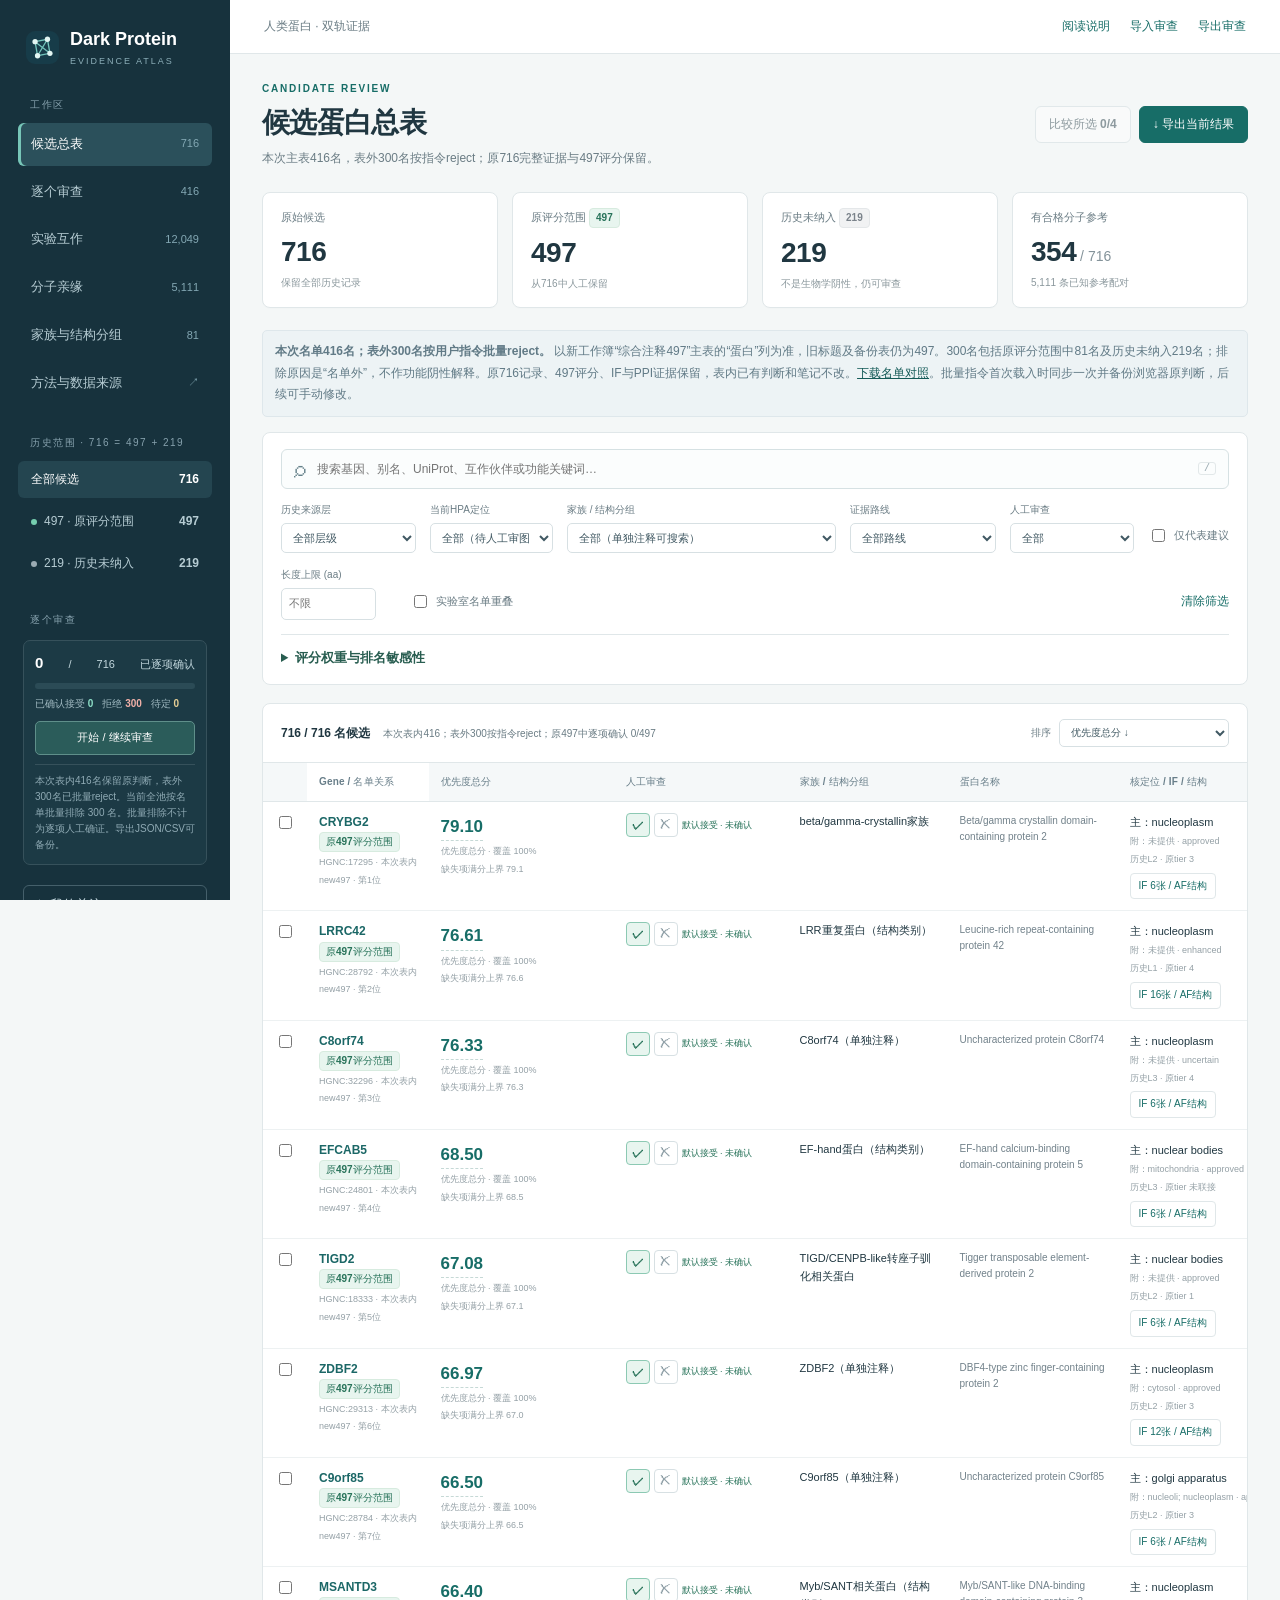
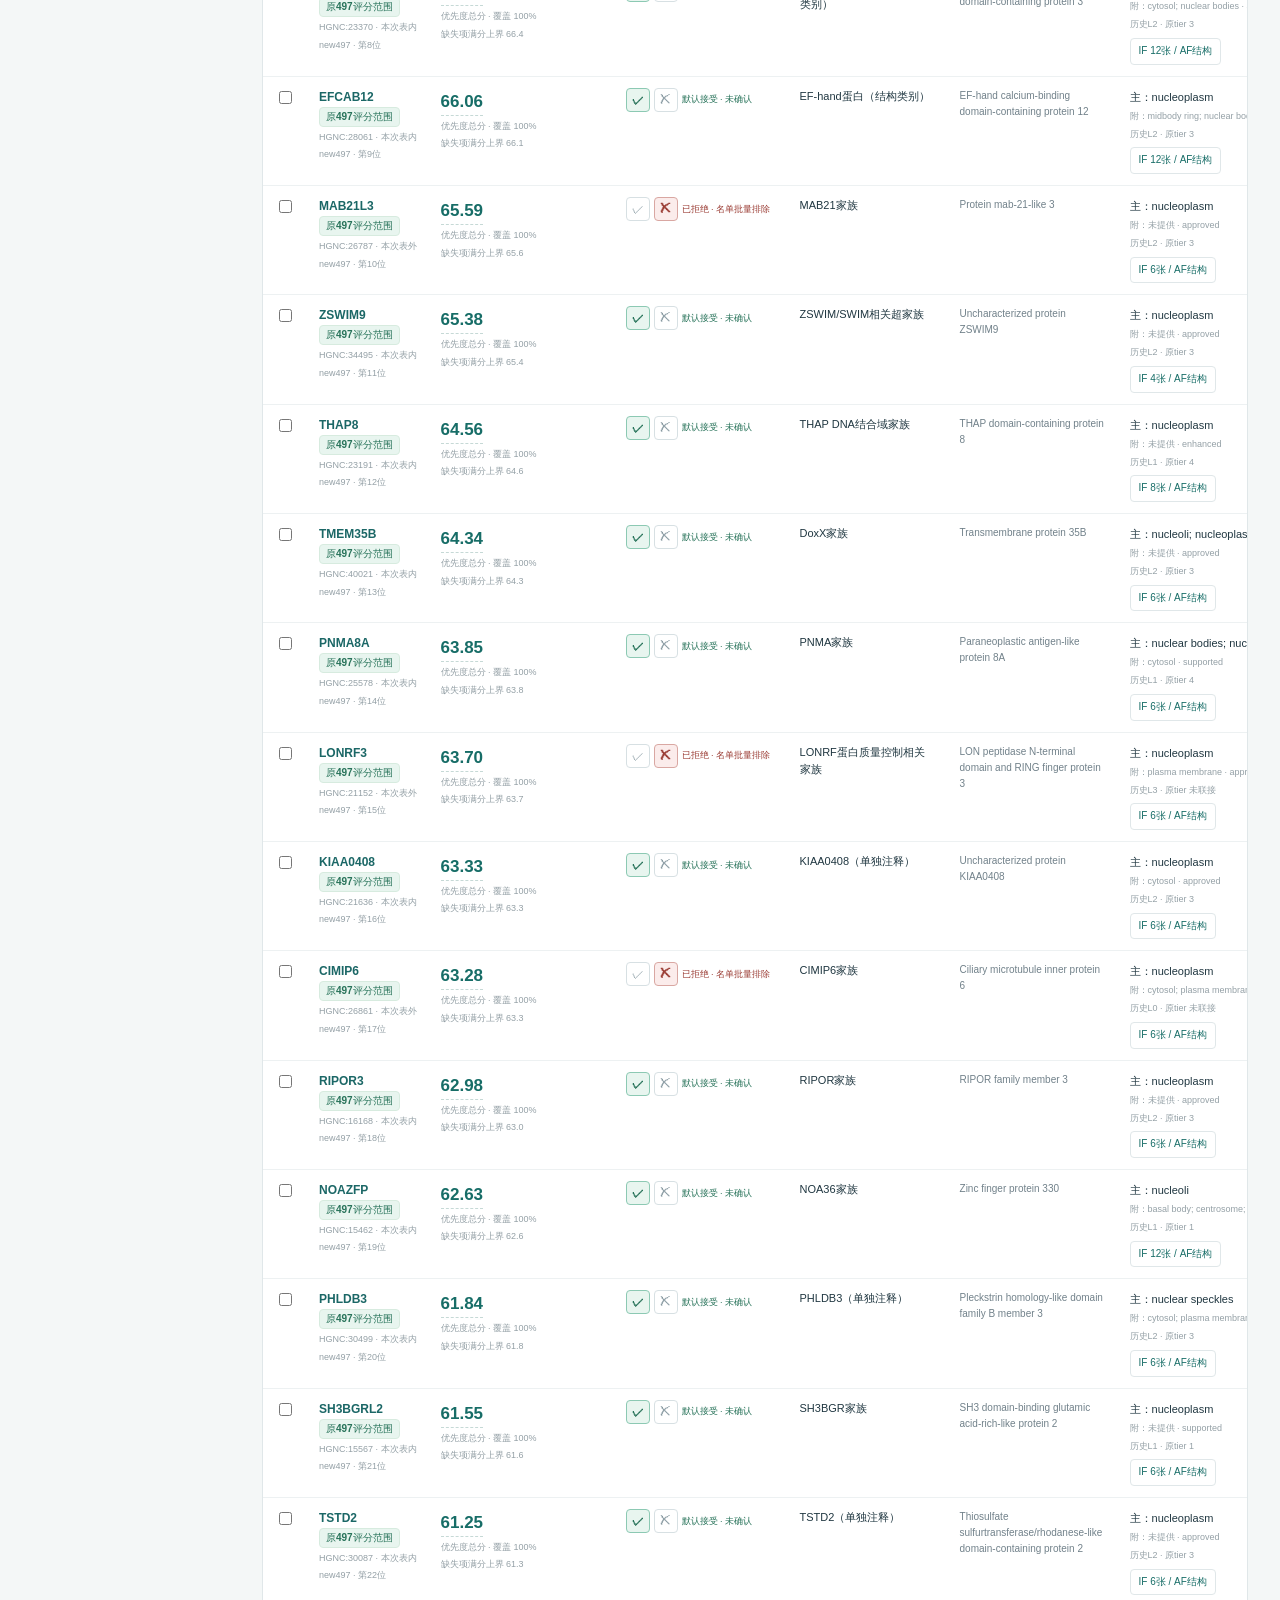
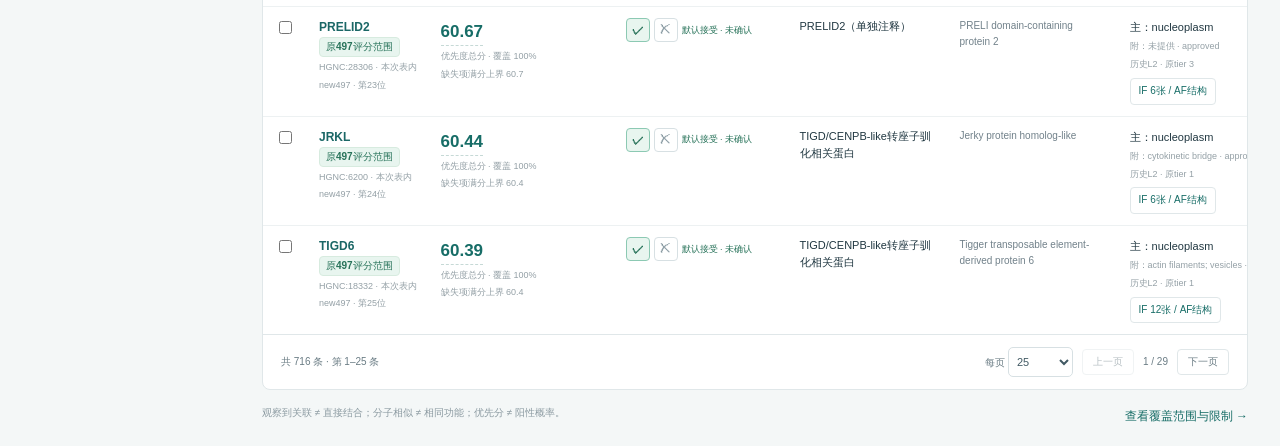
<file: docs/index.html>
<!doctype html>
<html lang="zh-CN">
<head>
 <meta charset="utf-8"><meta name="viewport" content="width=device-width,initial-scale=1">
 <meta name="description" content="716个人类候选蛋白的实验互作、分子亲缘与最新家族注释浏览器。">
 <title>Dark Protein Atlas · 候选证据浏览器</title>
 <link rel="icon" type="image/svg+xml" href="icon.svg"><link rel="stylesheet" href="style.css"><link rel="stylesheet" href="review.css?v=20261022-list416">
 <script defer src="data/index.js"></script><script defer src="model.js?v=20261022-list416"></script><script defer src="review-data/index.js?v=20261022-list416"></script><script defer src="review-media.js?v=20261022-list416"></script><script defer src="priority-data/index.js?v=20261022-list416"></script><script defer src="priority-integrated.js?v=20261022-list416"></script><script defer src="review-list-policy.js?v=20261022-list416"></script><script defer src="review-state.js?v=20261022-list416"></script><script defer src="review-view.js?v=20261022-list416"></script><script defer src="app.js?v=20261022-list416"></script>
</head>
<body>
 <a class="skip-link" href="#main">跳到内容</a>
 <aside class="sidebar" aria-label="筛选与导航">
  <a class="brand" href="#"><img src="icon.svg" width="33" height="33" alt=""><span>Dark Protein<span class="brand-sub">EVIDENCE ATLAS</span></span></a>
  <div class="sidebar-section">工作区</div>
  <nav class="views" aria-label="数据视图">
   <button class="nav-button active" data-view="candidates"><span>候选总表</span><span id="nav-total">716</span></button>
   <button class="nav-button" data-view="review"><span>逐个审查</span><span id="nav-review">497</span></button>
   <button class="nav-button" data-view="ppi"><span>实验互作</span><span id="nav-ppi">…</span></button>
   <button class="nav-button" data-view="molecular"><span>分子亲缘</span><span>5,111</span></button>
   <button class="nav-button" data-view="families"><span>家族与结构分组</span><span>81</span></button>
   <button class="nav-button" data-view="methods"><span>方法与数据来源</span><span>↗</span></button>
  </nav>
  <div class="sidebar-section">历史范围 · 716 = 497 + 219</div>
  <div class="status-buttons" role="group" aria-label="审阅状态">
   <button class="status-button active" data-status=""><span>全部候选</span><b>716</b></button>
   <button class="status-button" data-status="new"><span><i class="status-dot new"></i>497 · 原评分范围</span><b>497</b></button>
   <button class="status-button" data-status="rejected"><span><i class="status-dot rejected"></i>219 · 历史未纳入</span><b>219</b></button>
  </div>
  <div class="sidebar-section">逐个审查</div>
  <div class="review-progress">
   <div class="review-progress-line"><strong id="review-reviewed">0</strong> / <span id="review-total">716</span> 已逐项确认</div>
   <div class="progress-track" aria-hidden="true"><span id="review-progress-bar"></span></div>
   <div class="review-counts"><span class="ok">已确认接受 <b id="review-accept">0</b></span><span class="no">拒绝 <b id="review-reject">0</b></span><span class="wait">待定 <b id="review-pending">0</b></span></div>
   <button class="review-start" data-view="review">开始 / 继续审查</button>
   <p class="sidebar-note">本次表内416名保留原判断，表外300名已批量reject。<span id="review-batch-note"></span>批量排除不计为逐项人工确证。导出JSON/CSV可备份。</p>
  </div>
  <button id="saved-only" class="saved-button" aria-pressed="false">☆ 我的关注 <span id="saved-count">0</span></button>
  <div class="sidebar-note"><strong>两层状态要分开</strong><p>716是主池，497与219是历史分组。本次主表416名，表外300名已按指令reject；这是用户选题决定，原证据保留。</p><p>关注、笔记和审查结果仅保存在本浏览器。</p></div>
  <div class="sidebar-bottom"><span class="snapshot-dot"></span>评分修复 v4.1 · 2026.10.22</div>
 </aside>
 <div class="shell">
  <header class="topbar"><span>人类蛋白 · 双轨证据</span><div><button id="about" class="text-button">阅读说明</button><button class="text-button" data-review-import="1">导入审查</button><button class="text-button" data-review-export="1">导出审查</button></div></header>
  <main id="main" tabindex="-1">
   <section class="page-heading"><div><p class="eyebrow">CANDIDATE REVIEW</p><h1 id="page-title">候选蛋白总表</h1><p id="page-description">从原始候选到最新保留名单，在同一处查看实验关联、分子亲缘与功能解释。</p></div><div class="heading-actions"><button id="compare" class="button" disabled>比较所选 <span id="compare-count">0</span>/4</button><button id="export" class="button primary">↓ 导出当前结果</button></div></section>
   <section class="stats" aria-label="数据覆盖">
    <button class="stat" data-stat="all"><span>原始候选</span><strong>716</strong><small>保留全部历史记录</small></button>
    <button class="stat" data-stat="new"><span>原评分范围 <i class="pill new">497</i></span><strong>497</strong><small>从716中人工保留</small></button>
    <button class="stat" data-stat="rejected"><span>历史未纳入 <i class="pill rejected">219</i></span><strong>219</strong><small>不是生物学阴性，仍可审查</small></button>
    <button class="stat" data-stat="molecular"><span>有合格分子参考</span><strong>354<span class="stat-unit"> / 716</span></strong><small>5,111 条已知参考配对</small></button>
   </section>
   <div class="review-notice scope-note"><strong>本次名单416名；表外300名按用户指令批量reject。</strong> 以新工作簿“综合注释497”主表的“蛋白”列为准，旧标题及备份表仍为497。300名包括原评分范围中81名及历史未纳入219名；排除原因是“名单外”，不作功能阴性解释。原716记录、497评分、IF与PPI证据保留，表内已有判断和笔记不改。<a href="downloads/user_list_decisions716_20261022.tsv">下载名单对照</a>。批量指令首次载入时同步一次并备份浏览器原判断，后续可手动修改。</div><section class="filter-panel" id="filters" aria-label="数据筛选">
    <div class="search-wrap"><span aria-hidden="true">⌕</span><input type="search" id="search" aria-label="搜索蛋白、别名、伙伴或功能" placeholder="搜索基因、别名、UniProt、互作伙伴或功能关键词…"><kbd>/</kbd></div>
    <div class="filter-row">
     <label>历史来源层<select id="loc-filter"><option value="">全部层级</option><option value="L1">L1 · 强来源支持</option><option value="L2">L2 · 较低特异性支持</option><option value="L3">L3 · 提示性支持</option><option value="L0">L0 · 未解决</option></select></label>
     <label>当前HPA定位<select id="review-category-filter"><option value="">全部（待人工审图）</option><option value="nuclear_main_only">核相关主定位，无其他主定位</option><option value="mixed_main">核与非核混合主定位</option><option value="nuclear_additional">核仅为附加定位</option><option value="non_nuclear_IF">IF未标注核定位</option><option value="no_IF_annotation">当前无IF定位注释</option></select></label><label>家族 / 结构分组<select id="family-filter"><option value="">全部分组</option></select></label>
     <label>证据路线<select id="route-filter"><option value="">全部路线</option><option value="both">实验互作 + 分子亲缘</option><option value="ppi">仅观察到实验互作</option><option value="molecular">仅有合格分子参考</option><option value="none">未观察到上述两类支持</option></select></label>
     <label>人工审查<select id="review-filter"><option value="">全部</option><option value="unreviewed">未逐项确认</option><option value="accept">已接受（含默认）</option><option value="acceptReviewed">已确认接受</option><option value="reject">已拒绝</option><option value="pending">待定</option><option value="not_in_subset">未纳入497</option></select></label><label class="check-label"><input type="checkbox" id="representative-filter">仅代表建议</label><label>长度上限 (aa)<input id="length-filter" type="number" min="1" placeholder="不限"></label>
     <label class="check-label"><input type="checkbox" id="lab-filter">实验室名单重叠</label><button id="reset" class="text-button">清除筛选</button>
    </div>
    <details id="integrated-priority-settings" class="integrated-settings"></details>
   </section>
   <section class="results-panel"><div class="results-top"><div><strong id="results-count" aria-live="polite">正在载入…</strong><span id="results-note"></span></div><label id="sort-label">排序<select id="sort"><option value="priority:asc">优先度总分 ↓</option><option value="family:asc">家族 / 基因</option><option value="original:asc">原716名单顺序</option><option value="symbol:asc">基因 A–Z</option><option value="ppi:desc">互作伙伴数 ↓</option><option value="molecular:desc">分子参考数 ↓</option><option value="pubmed:asc">Gene关联论文数 ↑</option><option value="length:asc">蛋白长度 ↑</option><option value="score:desc">历史综合优先分 ↓（原版）</option></select></label></div>
    <div id="view-content" aria-live="polite"><div class="loading">正在载入证据快照…</div></div>
    <div id="pagination" class="pagination"></div>
   </section>
   <div class="page-footnote"><span>观察到关联 ≠ 直接结合；分子相似 ≠ 相同功能；优先分 ≠ 阳性概率。</span><button class="text-button" data-view="methods">查看覆盖范围与限制 →</button></div>
  </main>
 </div>
 <dialog id="detail-dialog" class="detail-dialog" aria-labelledby="detail-title"><div id="detail-content"></div></dialog>
 <dialog id="compare-dialog" class="compare-dialog" aria-labelledby="compare-title"><div id="compare-content"></div></dialog>
 <div id="toast" class="toast" role="status" aria-live="polite"></div>
 <input type="file" id="review-import-file" accept=".json,application/json" hidden>
 <noscript>本浏览器需要启用 JavaScript。原始表和完整证据可从随附文件中查阅。</noscript>
</body></html>
</file>
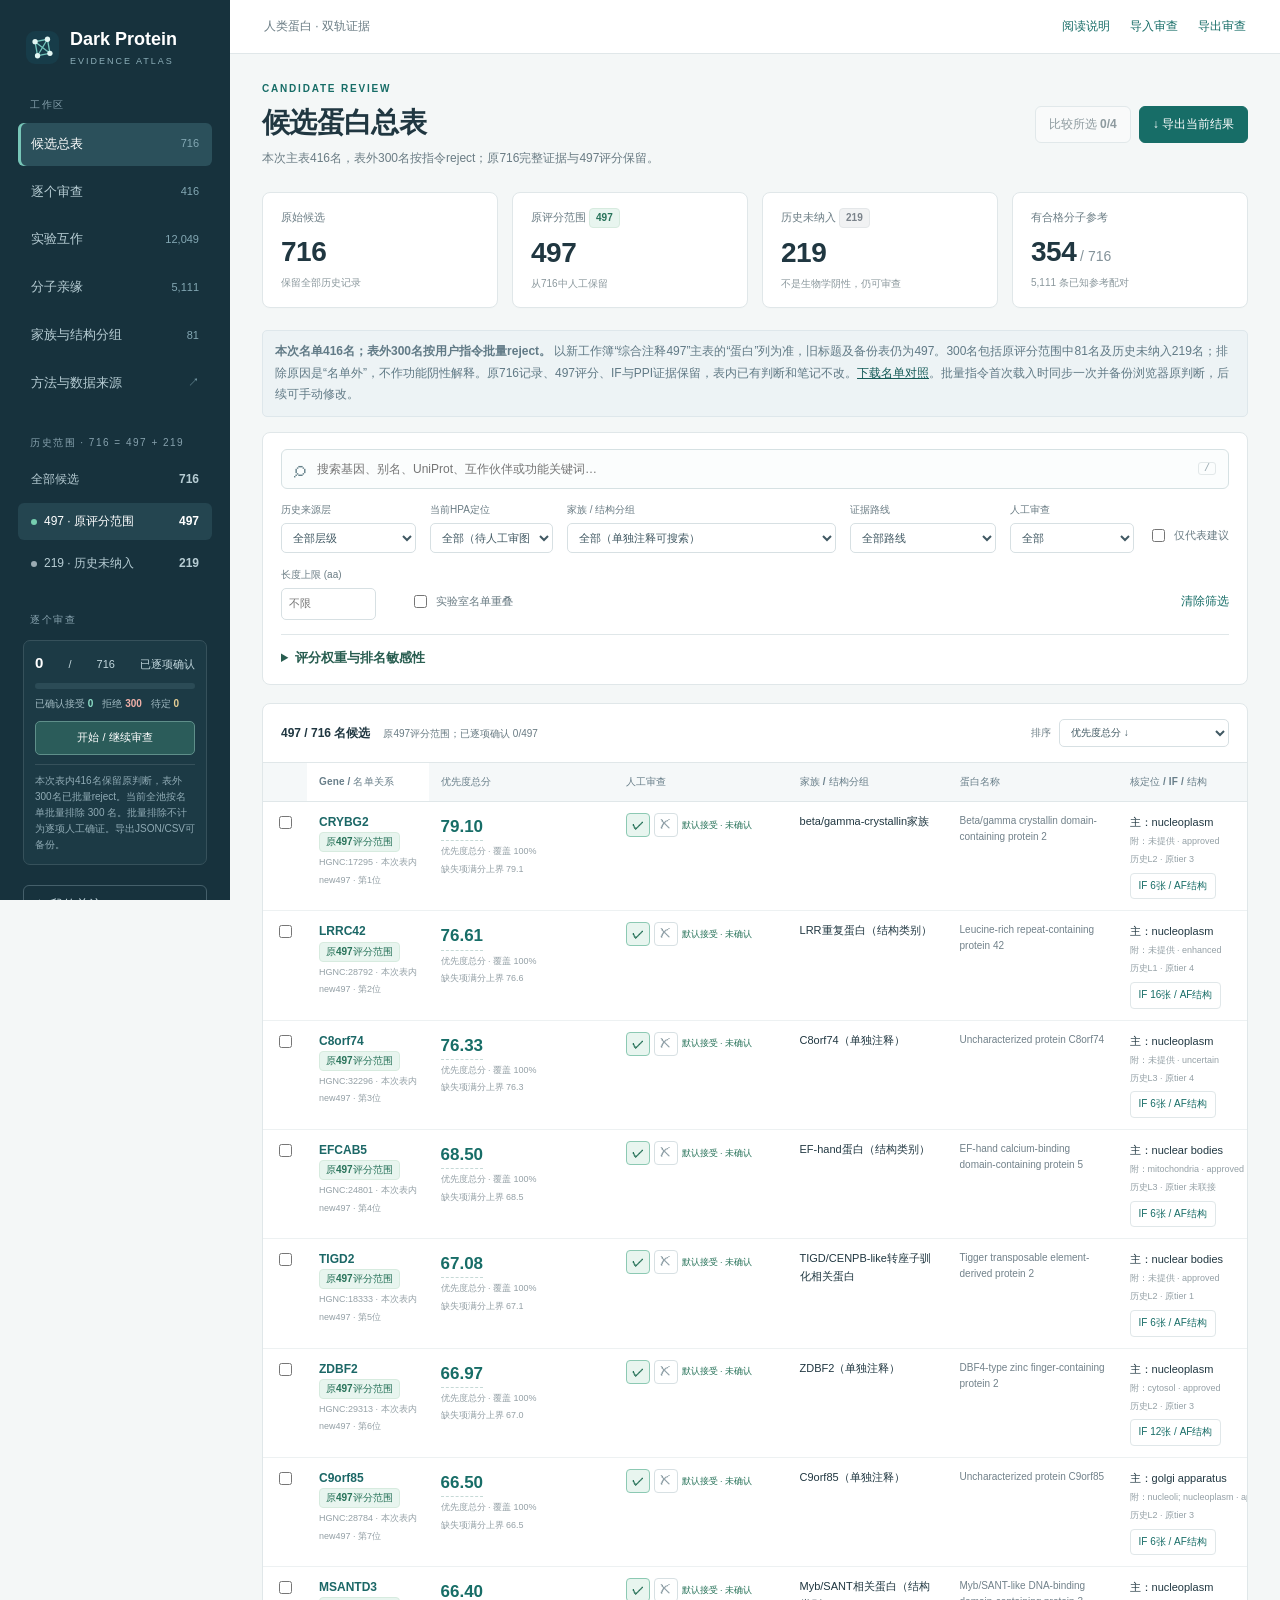
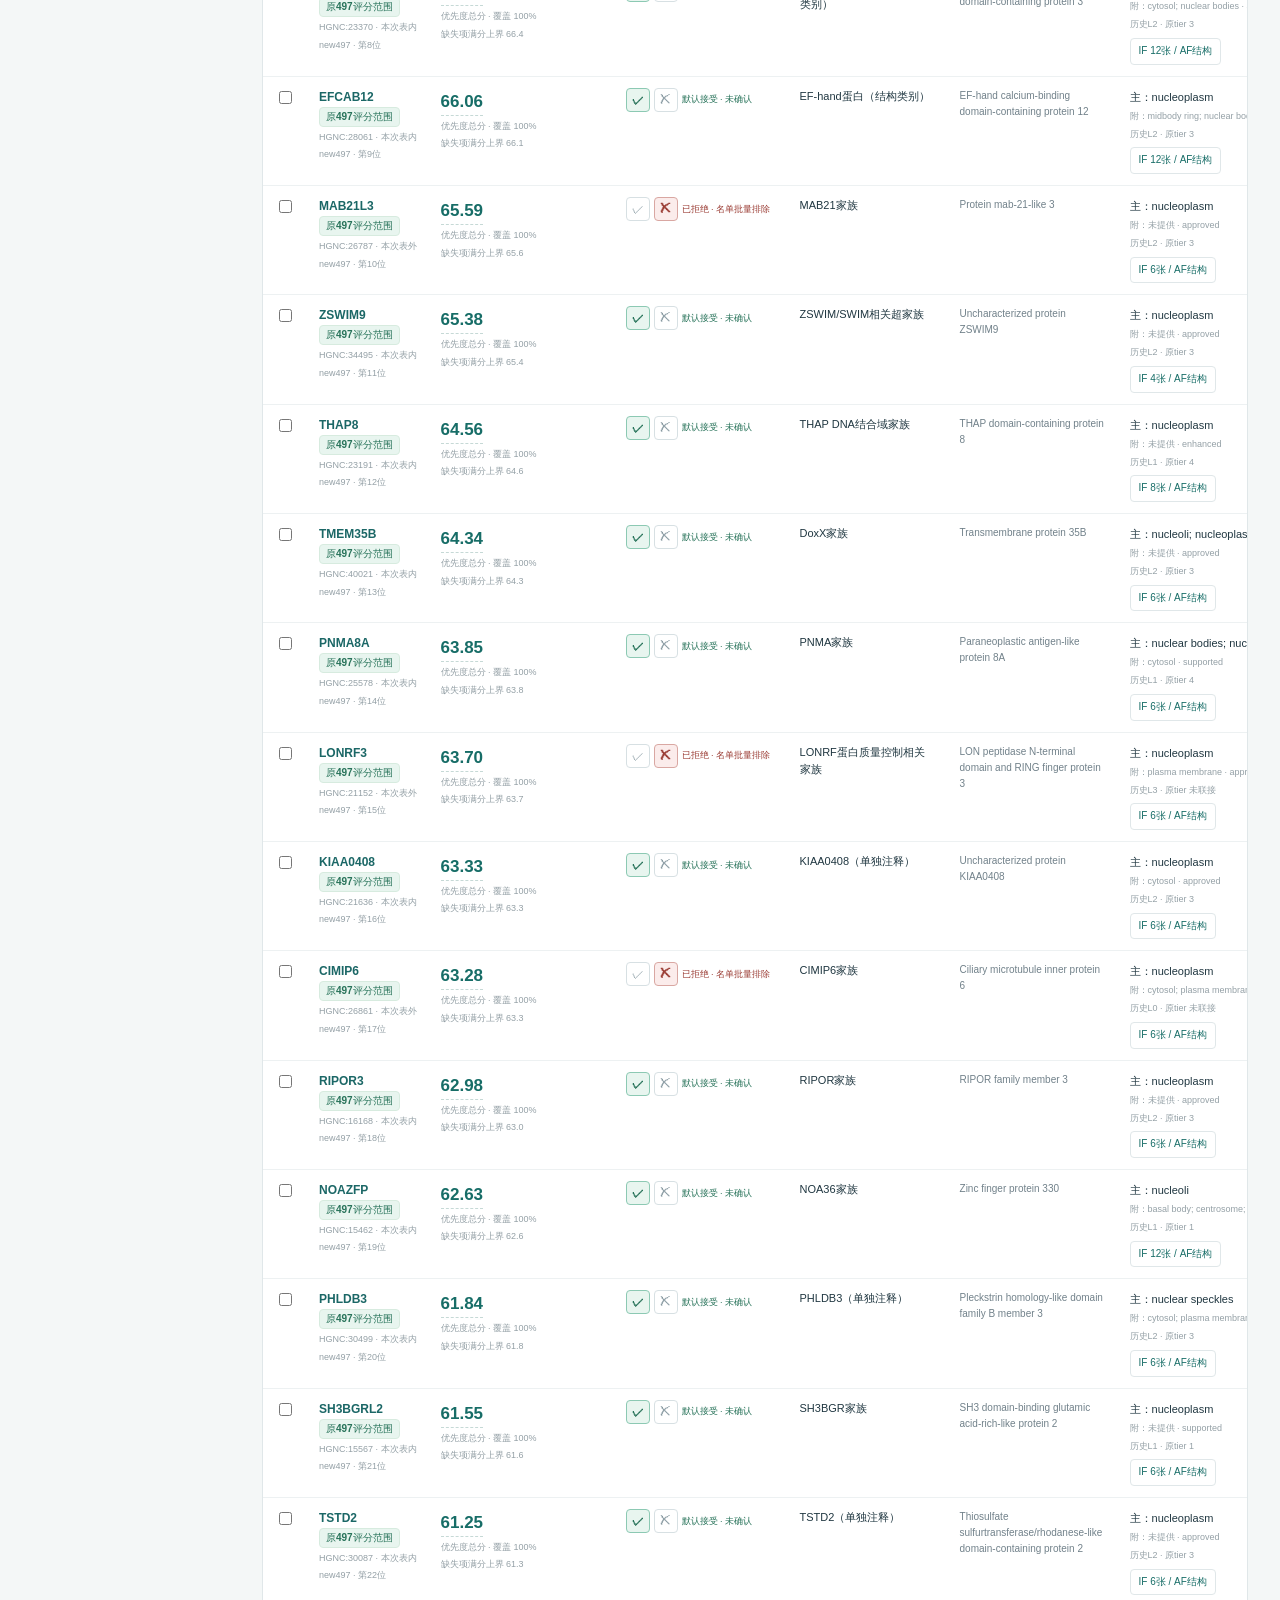
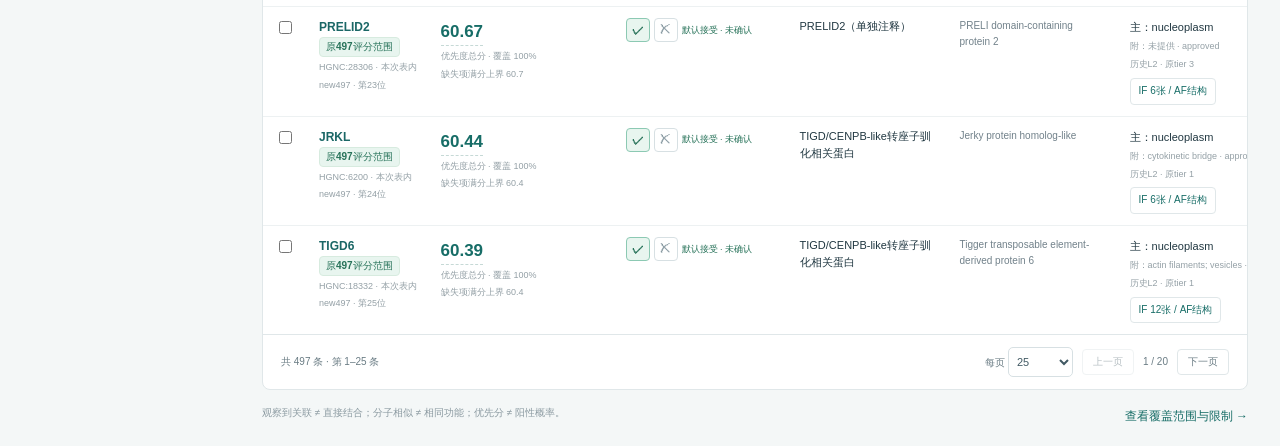
<file: docs/priority.html>
<!doctype html><html lang="zh-CN"><head><meta charset="utf-8"><meta name="viewport" content="width=device-width,initial-scale=1"><title>内容已并入原候选页面</title></head><body><p>排名已并入<a href="index.html">原候选总表与蛋白详情</a>。</p><script>(function(){const p=new URLSearchParams(location.hash.slice(1)),gene=p.get('gene'),target=new URL('index.html',location.href);target.search='?v=20261021-integrated-v1';target.hash=gene?'gene='+encodeURIComponent(gene)+'&tab=overview':'view=candidates&status=new&sort=priority:asc';location.replace(target.href);})();</script></body></html>
</file>
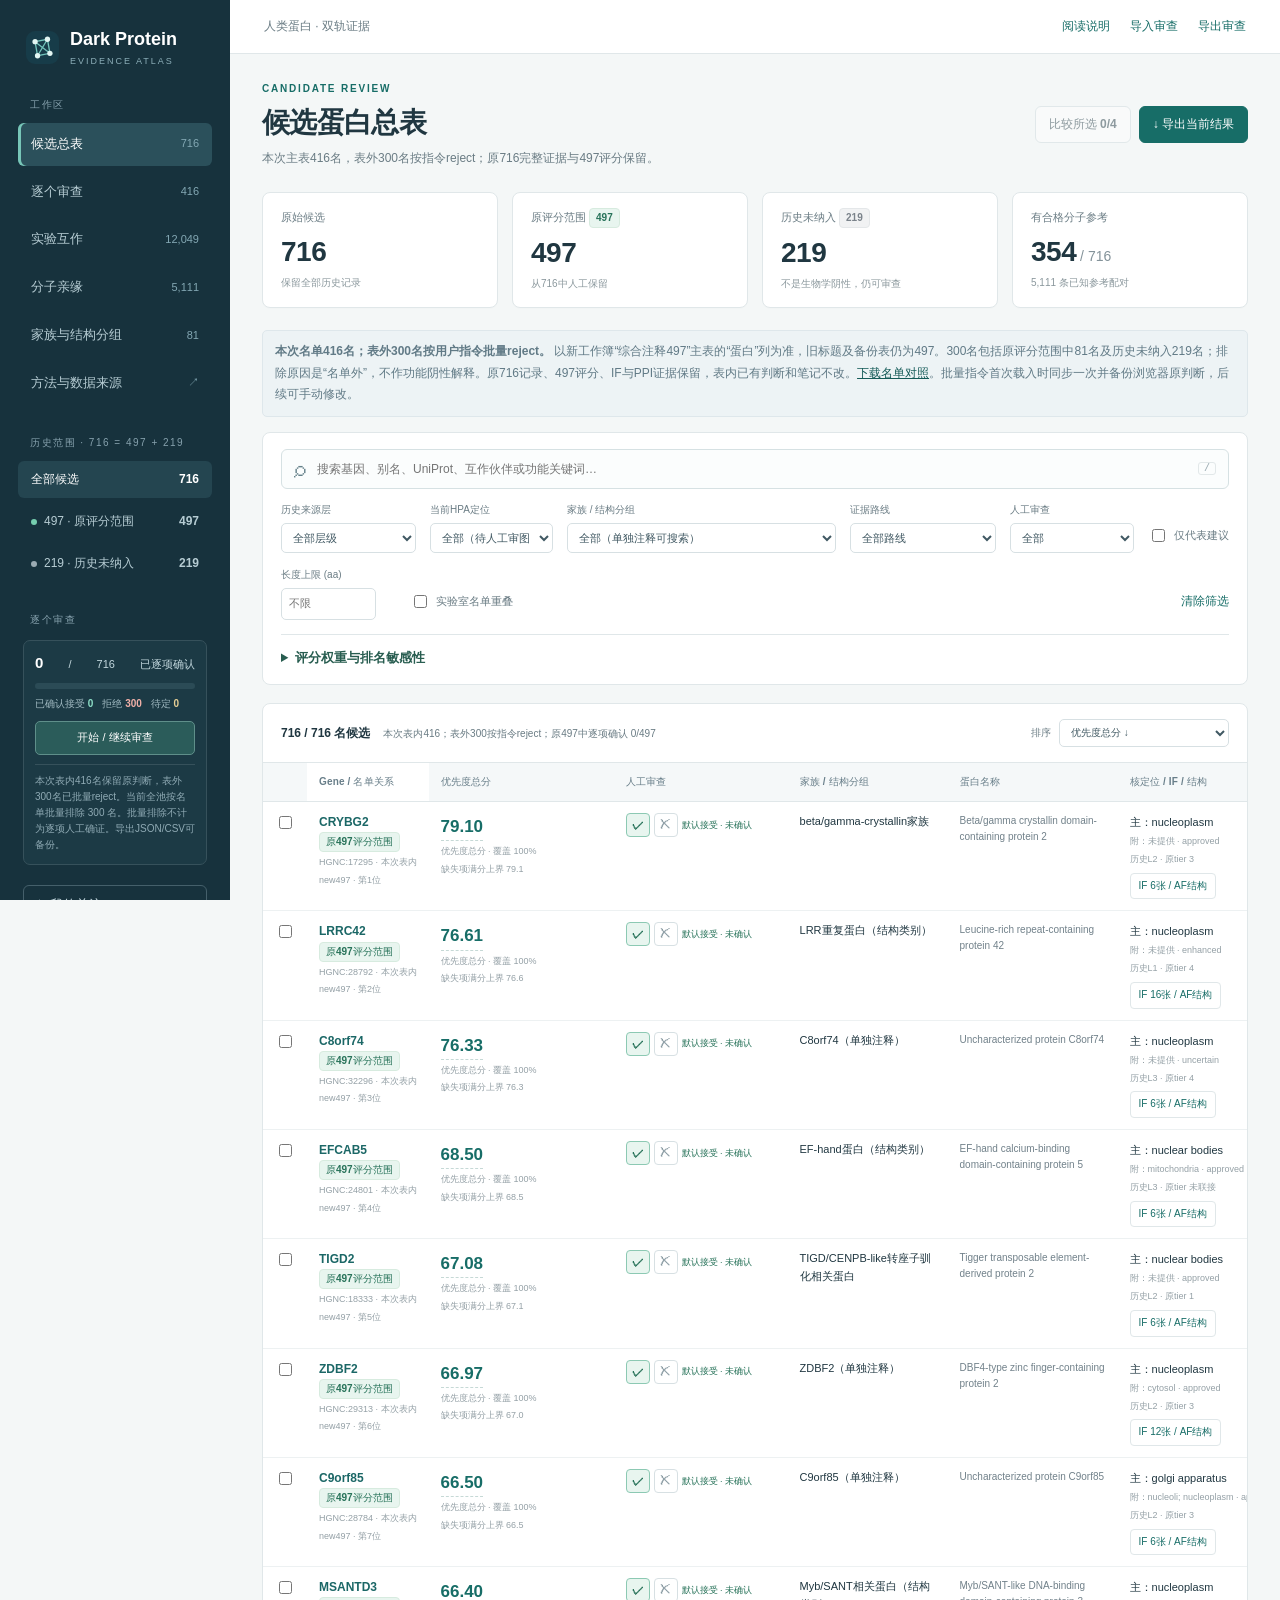
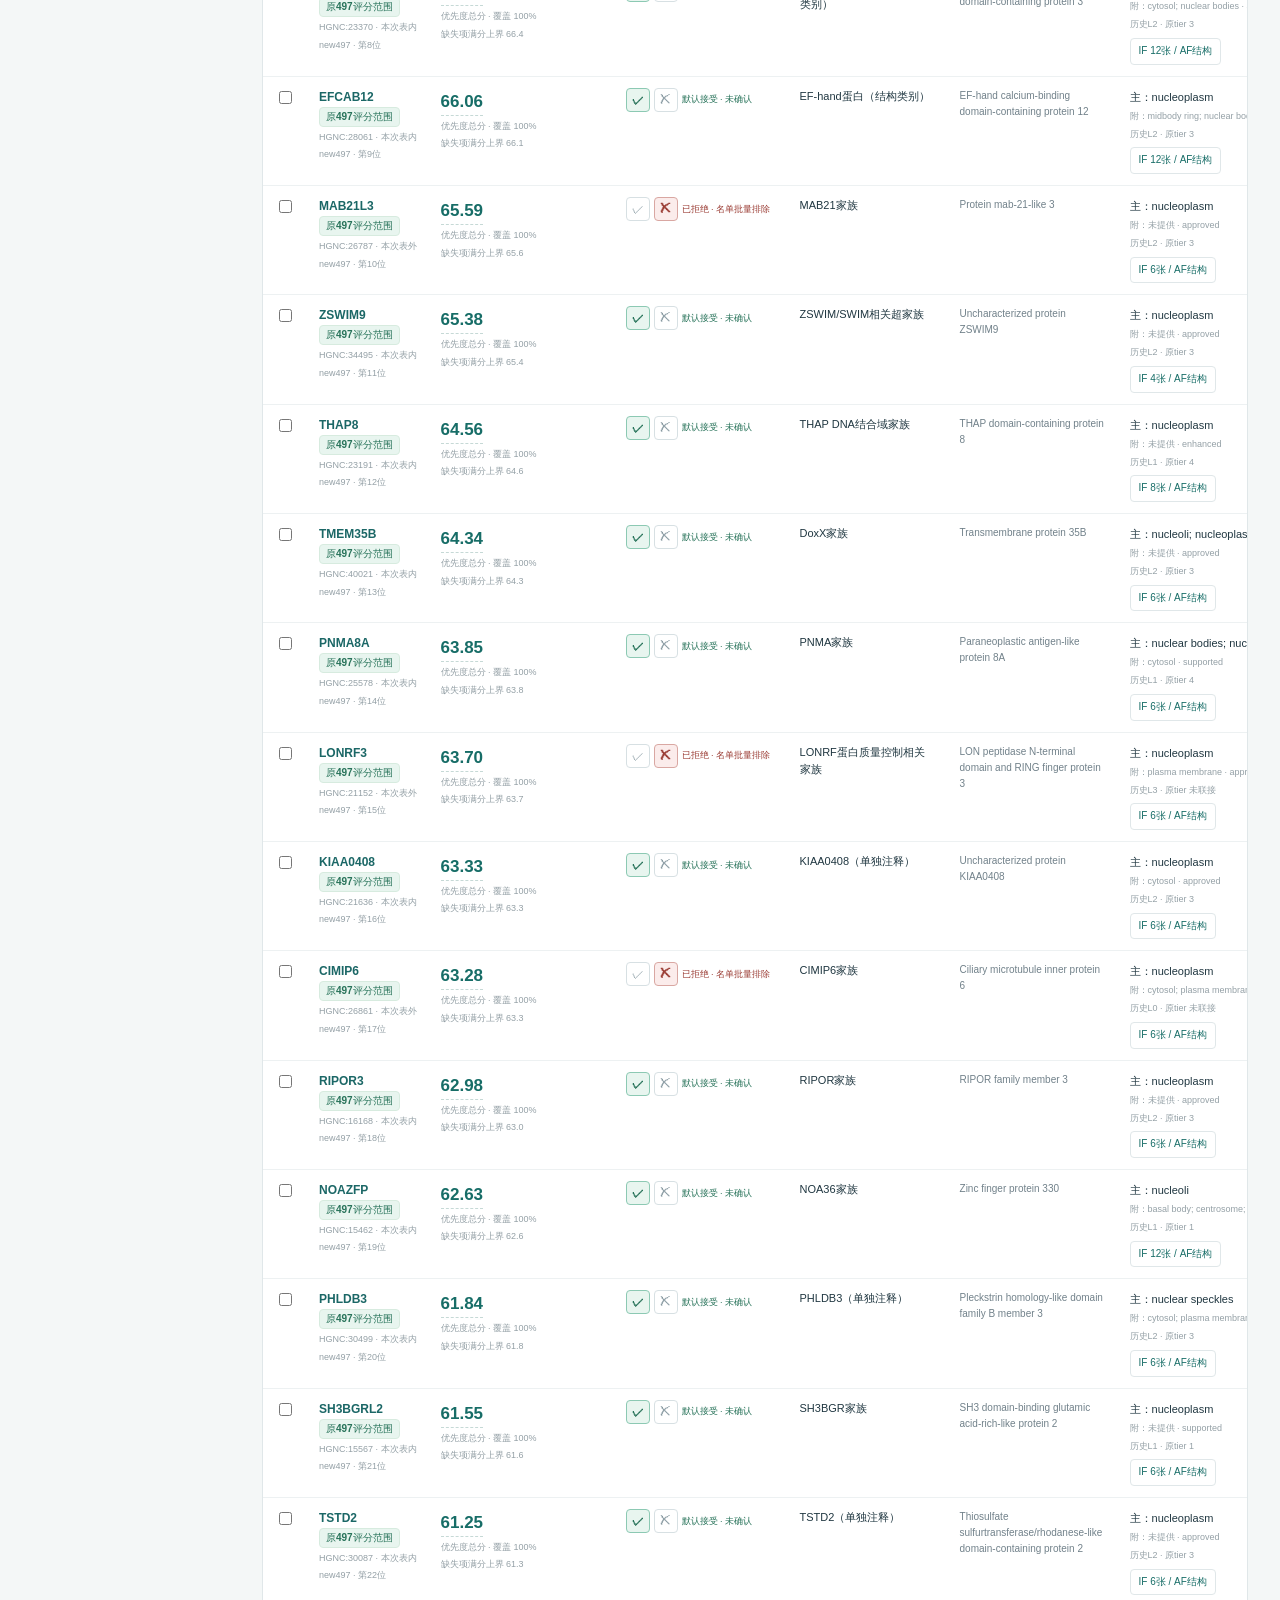
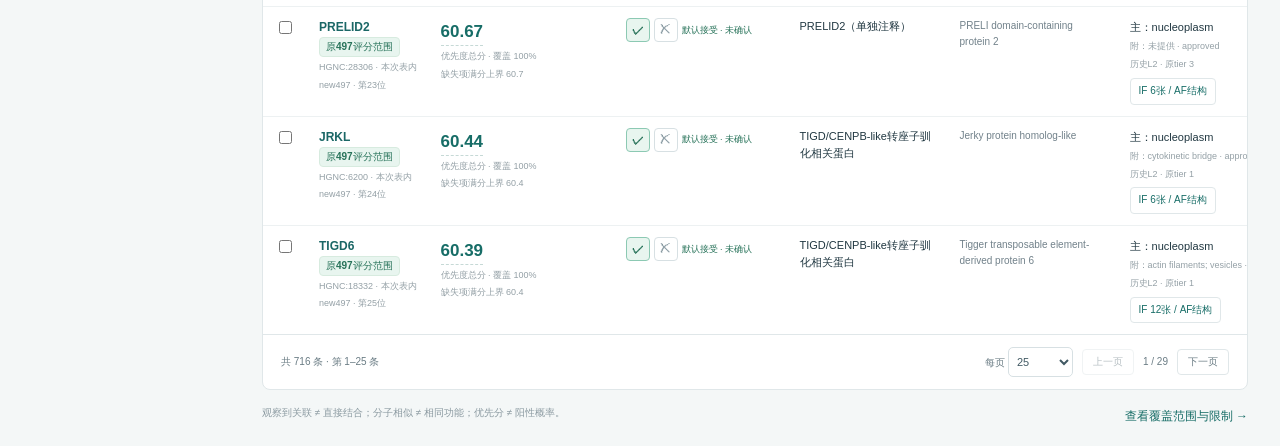
<file: docs/review.html>
<!doctype html><html lang="zh-CN"><head><meta charset="utf-8"><meta name="viewport" content="width=device-width,initial-scale=1"><title>内容已并入原候选页面</title></head><body><p>定位与图像已并入<a href="index.html">原候选总表与蛋白详情</a>。</p><script>(function(){const p=new URLSearchParams(location.hash.slice(1)),gene=p.get('gene'),target=new URL('index.html',location.href);target.search='?v=20261021-integrated-v1';target.hash=gene?'gene='+encodeURIComponent(gene)+'&tab=annotation':'view=candidates';location.replace(target.href);})();</script></body></html>
</file>
<file: docs/style.css>
:root{--ink:#203741;--muted:#6a7c84;--line:#e0e7e9;--teal:#176d67;--pale:#eaf5f2;--nav:#17323d;--bg:#f4f7f7;--white:#fff;--warn:#89672f}*{box-sizing:border-box}body{margin:0;background:var(--bg);font:13px/1.6 -apple-system,BlinkMacSystemFont,"Segoe UI","PingFang SC","Microsoft YaHei",sans-serif;color:var(--ink)}button,input,select,textarea{font:inherit}button,a,input,select,textarea{outline-offset:3px}button{cursor:pointer}button:disabled{cursor:not-allowed;opacity:.48}a{color:var(--teal);text-decoration:none}a:hover{text-decoration:underline}button{color:inherit}h1,h2,h3,h4,p{margin:0}h1{font-size:28px;letter-spacing:-.7px;line-height:1.35}h2{font-size:20px}h3{font-size:15px}h4{font-size:13px}.sidebar{position:fixed;inset:0 auto 0 0;width:230px;background:var(--nav);color:#d8e6e9;padding:28px 18px 20px;display:flex;flex-direction:column;z-index:20}.brand{color:white;display:flex;align-items:center;gap:11px;font-size:18px;font-weight:650;line-height:1.25;padding:0 8px}.brand:hover{text-decoration:none}.brand-sub{display:block;font-size:9px;font-weight:500;letter-spacing:2px;color:#8caeb8;margin-top:5px}.sidebar-section{font-size:10px;letter-spacing:1.5px;color:#86a1ad;margin:30px 12px 10px}.views,.status-buttons{display:grid;gap:5px}.nav-button,.status-button{border:0;background:transparent;color:#b6ccd3;border-radius:6px;display:flex;justify-content:space-between;align-items:center;text-align:left;padding:11px 13px;gap:8px}.nav-button>span:last-child{font-size:11px;font-variant-numeric:tabular-nums;color:#84a8b4}.nav-button:hover,.status-button:hover{background:#254551}.nav-button.active{background:#2b505b;color:white;box-shadow:inset 3px 0 0 #77c6b8}.status-button{padding:9px 13px;font-size:12px}.status-button.active{background:#244550;color:white}.status-button b{font-size:12px;font-weight:550}.status-dot{width:6px;height:6px;border-radius:50%;display:inline-block;margin-right:7px}.status-dot.new{background:#76ceaf}.status-dot.rejected{background:#9babb3}.saved-button{margin:20px 5px 0;border:1px solid #45606b;border-radius:6px;background:transparent;color:#c4d8df;padding:9px;text-align:left}.saved-button[aria-pressed=true]{background:#2c5059;border-color:#77c6b8}.saved-button span{float:right}.sidebar-note{border-top:1px solid #36515b;margin:22px 8px 0;padding-top:17px;color:#8faab4;font-size:11px;line-height:1.75}.sidebar-note strong{color:#bccfd6;font-weight:500}.sidebar-note p{margin-top:7px}.sidebar-bottom{margin-top:auto;padding:20px 10px 0;font-size:10px;color:#8faab4}.snapshot-dot{display:inline-block;width:5px;height:5px;border-radius:50%;background:#81b9a8;margin-right:6px}.shell{margin-left:230px}.topbar{height:54px;display:flex;justify-content:space-between;align-items:center;padding:0 34px;border-bottom:1px solid var(--line);background:#fff;color:var(--muted);font-size:12px}.topbar>div{display:flex;gap:20px}.text-button{padding:2px 0;background:none;border:0;color:var(--teal);font-size:12px;white-space:nowrap}.text-button:hover{text-decoration:underline}main{max-width:1720px;margin:auto;padding:27px 32px 18px}.eyebrow{font-size:10px;letter-spacing:1.8px;color:var(--teal);font-weight:650;margin-bottom:7px}.page-heading{display:flex;justify-content:space-between;align-items:center;gap:20px;margin-bottom:24px}.page-heading p:not(.eyebrow){color:var(--muted);font-size:12px;margin-top:7px}.heading-actions{display:flex;gap:8px;flex-shrink:0}.button{border:1px solid #cdd9dc;border-radius:6px;background:#fff;padding:8px 13px;font-weight:550;font-size:12px;white-space:nowrap}.button:hover{background:#f0f6f5;border-color:#9ab5b4}.button.primary{background:var(--teal);color:white;border-color:var(--teal)}.button.primary:hover{background:#125b56}.stats{display:grid;grid-template-columns:repeat(4,1fr);gap:14px;margin-bottom:22px}.stat{padding:15px 18px 13px;text-align:left;border:1px solid var(--line);background:white;border-radius:8px;box-shadow:0 1px 1px #19333b03}.stat:hover{border-color:#9bbeb5}.stat>span{font-size:11px;color:var(--muted);display:block}.stat strong{font-size:28px;font-weight:650;display:block;line-height:1.3;margin:7px 0 2px;font-variant-numeric:tabular-nums;letter-spacing:-.5px}.stat small{font-size:10px;color:#8b989d}.stat-unit{font-size:14px;color:#84939a;font-weight:400;letter-spacing:0}.pill{display:inline-block;border:1px solid transparent;border-radius:4px;padding:1px 6px;font-size:10px;font-style:normal;font-weight:550;white-space:nowrap}.pill.new{background:#e8f5ef;color:#28735a;border-color:#d7ebdf}.pill.rejected{background:#f1f2f3;color:#7b838b;border-color:#e4e7e9}.pill.warn{background:#faf3e4;color:#866329;border-color:#efdfbc}.pill.info{background:#edf3f7;color:#547184;border-color:#dde7ec}.filter-panel{padding:16px 18px;background:white;border:1px solid var(--line);border-radius:8px;margin-bottom:18px}.search-wrap{display:flex;align-items:center;border:1px solid #d6e1e3;border-radius:6px;background:#fbfdfd;padding:0 12px;gap:9px}.search-wrap>span{font-size:23px;line-height:1;color:#65818a}.search-wrap input{border:0;outline:0;background:transparent;width:100%;height:38px;font-size:12px}.search-wrap:focus-within{border-color:#5b9b91;box-shadow:0 0 0 2px #67ab9c1a}kbd{font:10px monospace;color:#96a6ad;border:1px solid #e2e8e9;border-radius:3px;padding:0 5px}.filter-row{display:flex;gap:14px;align-items:flex-end;margin-top:13px;flex-wrap:wrap}.filter-row label{display:grid;gap:5px;font-size:10px;color:var(--muted);min-width:115px}.filter-row label:nth-child(2){max-width:255px;flex:1}select,input[type=number]{background:white;border:1px solid #d7e0e3;border-radius:5px;padding:6px 7px;font-size:11px;color:#415963;min-height:30px;width:100%}.filter-row input[type=number]{width:95px}.filter-row .check-label{display:flex;align-items:center;gap:6px;align-self:center;padding-top:17px;font-size:11px;min-width:0;white-space:nowrap}input[type=checkbox]{accent-color:var(--teal)}.filter-row>.text-button{margin-left:auto;margin-bottom:6px}.results-panel{background:white;border:1px solid var(--line);border-radius:8px;overflow:hidden}.results-top{padding:15px 18px;display:flex;justify-content:space-between;align-items:center;gap:15px;border-bottom:1px solid var(--line)}.results-top strong{font-size:12px}.results-top #results-note{font-size:10px;color:var(--muted);margin-left:13px}.results-top label{display:flex;align-items:center;gap:8px;white-space:nowrap;font-size:10px;color:var(--muted)}.results-top select{width:170px;min-height:28px;font-size:10px}.table-scroll{overflow:auto;max-width:100%}table{width:100%;border-collapse:collapse;font-size:11px}th{background:#f5f8f9;color:#687e89;letter-spacing:.15px;font-size:10px;font-weight:550;text-align:left;white-space:nowrap;padding:11px 12px;border-bottom:1px solid var(--line)}td{padding:11px 12px;border-bottom:1px solid #edf1f2;vertical-align:top;line-height:1.6}tbody tr:last-child td{border-bottom:0}tbody tr:hover{background:#f5faf8}th.num,td.num{text-align:right;font-variant-numeric:tabular-nums}.gene-cell{position:sticky;left:0;background:inherit;z-index:1;min-width:110px}.gene-button{border:0;padding:0;background:none;color:#1b6766;font-weight:650;font-size:12px;text-align:left;white-space:nowrap}.gene-button:hover{text-decoration:underline}.gene-sub{display:block;font-size:9px;color:#94a0a6;margin-top:3px;white-space:nowrap}.family-cell{max-width:220px;min-width:160px}.name-cell{min-width:170px;max-width:240px;color:#71818a;font-size:10px}.compact-cell{max-width:200px;min-width:110px}.count-button{color:var(--teal);border:0;border-bottom:1px dashed #c6d9d6;background:none;padding:0;font-variant-numeric:tabular-nums}.row-save{padding:0;border:0;background:none;color:#9babb0;font-size:17px;line-height:1}.row-save.saved{color:#b28a3f}.route-tags{min-width:48px;display:flex;gap:3px;flex-wrap:wrap}.route-tag{white-space:nowrap;font-size:9px;color:#577f8c;border:1px solid #e2e9ec;padding:0 4px;border-radius:3px;background:#f7fafb}.route-tag.ppi{color:#26796b;background:#eff7f3}.score-note{font-size:8px;display:block;color:#98a2a7}.muted{color:#8c9ca3}.pagination{padding:12px 18px;border-top:1px solid var(--line);display:flex;align-items:center;justify-content:space-between;gap:12px;font-size:10px;color:var(--muted)}.pagination>div{display:flex;align-items:center;gap:9px}.pagination select{width:65px;padding:4px}.pagination button{border:1px solid var(--line);background:white;padding:4px 10px;border-radius:4px;font-size:10px}.pagination button:hover:not(:disabled){background:var(--pale)}.page-footnote{display:flex;justify-content:space-between;gap:12px;font-size:10px;color:#8b9aa1;margin-top:15px}.empty{padding:60px 25px;text-align:center;color:var(--muted)}.empty strong{display:block;font-size:15px;color:#526a75;margin-bottom:8px}.loading{padding:55px;text-align:center;color:var(--muted)}.detail-dialog,.compare-dialog{padding:0;border:1px solid #cedbde;border-radius:12px;width:min(1180px,96vw);max-height:92vh;color:var(--ink);box-shadow:0 25px 100px #18343d33}.detail-dialog::backdrop,.compare-dialog::backdrop{background:#17313c66;backdrop-filter:blur(2px)}.detail-header{padding:22px 26px 16px;background:#fff;position:sticky;top:0;z-index:4;border-bottom:1px solid var(--line)}.detail-topline{display:flex;justify-content:space-between;align-items:center;gap:15px}.detail-title-wrap{display:flex;gap:11px;align-items:center}.detail-title-wrap h2{font-size:25px;line-height:1.2}.detail-header .subtitle{color:var(--muted);font-size:11px;margin-top:8px}.detail-actions{display:flex;align-items:center;gap:8px}.icon-button{background:none;border:1px solid var(--line);width:29px;height:29px;border-radius:5px;font-size:16px;color:#647b87}.detail-ids{display:flex;gap:12px;margin:10px 0 0;color:#7b8d95;font-size:10px;flex-wrap:wrap}.detail-tabs{display:flex;gap:22px;margin-top:17px;overflow:auto;white-space:nowrap}.detail-tab{border:0;background:none;padding:6px 0 9px;font-size:11px;color:#7b8f96;border-bottom:2px solid transparent}.detail-tab.active{color:var(--teal);border-bottom-color:var(--teal);font-weight:650}.detail-body{padding:22px 26px 28px;background:#f7f9f9;min-height:340px}.detail-metrics{display:grid;grid-template-columns:repeat(5,1fr);gap:9px;margin-bottom:18px}.metric{background:white;border:1px solid var(--line);padding:10px 12px;border-radius:6px}.metric span{font-size:10px;color:var(--muted);display:block}.metric strong{font-size:18px;font-weight:600;display:block;margin-top:3px}.two-columns{display:grid;grid-template-columns:1fr 1fr;gap:15px}.card{background:white;border:1px solid var(--line);border-radius:7px;padding:17px 18px;margin-bottom:15px}.card h3{font-size:12px;color:#3c5b66;margin-bottom:9px;display:flex;align-items:center;gap:8px}.card p,.prose{font-size:12px;line-height:1.85;white-space:pre-wrap;overflow-wrap:anywhere}.card h4{font-size:11px;margin-top:13px;margin-bottom:5px;color:#6a7e86}.card .pill{font-size:9px}.hypothesis-card{border-left:3px solid #bfac75;background:#fffdf7}.known-card{border-left:3px solid #74a99a}.scope-note{background:#edf3f5;border:1px solid #dee7eb;color:#617a86;border-radius:5px;padding:10px 12px;font-size:10px;line-height:1.8;margin-bottom:14px}.scope-note.warn{background:#fbf6eb;border-color:#eadfc5;color:#856c41}.section-toolbar{display:flex;gap:9px;justify-content:space-between;align-items:center;flex-wrap:wrap;margin-bottom:13px}.section-toolbar input[type=search]{border:1px solid #d6e1e3;border-radius:5px;min-width:210px;padding:7px 9px;font-size:11px}.section-toolbar select{width:185px}.detail-table{border:1px solid var(--line);border-radius:6px;background:white;overflow:auto}.detail-table td{font-size:10px}.detail-table th{font-size:9px}.detail-table .function-cell{min-width:270px;max-width:390px;white-space:pre-wrap}.evidence-links{display:flex;flex-wrap:wrap;gap:5px}.evidence-links a{font-size:9px;display:inline-block;background:#f1f5f7;border-radius:3px;padding:0 4px}.small-button{padding:4px 8px;border:1px solid var(--line);border-radius:4px;background:white;color:var(--teal);font-size:10px}.data-blob{font-size:10px;line-height:1.7;white-space:pre-wrap;max-height:420px;overflow:auto;overflow-wrap:anywhere;background:#f4f7f8;border:1px solid #e0e8eb;border-radius:5px;padding:12px;margin-top:8px}.annotation-fields{display:grid;grid-template-columns:150px 1fr;gap:8px 16px;font-size:11px}.annotation-fields dt{color:var(--muted)}.annotation-fields dd{margin:0;white-space:pre-wrap;overflow-wrap:anywhere}.domain-svg{display:block;width:100%;height:auto;min-height:75px}.domain-legend{font-size:10px;color:var(--muted);display:flex;gap:8px;flex-wrap:wrap;margin-top:5px}.domain-legend a{border-bottom:2px solid #8eada9;padding-bottom:2px}.ego-svg{width:100%;height:auto;max-height:470px;display:block}.graph-node{cursor:pointer}.graph-node text{font-size:10px;paint-order:stroke;stroke:#fff;stroke-width:3px;stroke-linejoin:round;fill:#45606a}.graph-node:hover circle{stroke:#224b55;stroke-width:3}.graph-note{font-size:10px;color:var(--muted);margin-top:8px}.toggle-row{display:flex;gap:5px;margin-bottom:12px}.toggle-row button{border:1px solid var(--line);background:white;padding:6px 12px;border-radius:5px;font-size:11px}.toggle-row button.active{background:var(--pale);border-color:#8ab8a9;color:var(--teal)}.family-grid{display:grid;grid-template-columns:repeat(2,1fr);gap:13px;padding:18px}.family-card{border:1px solid var(--line);border-radius:7px;padding:16px;cursor:pointer;transition:border-color .15s}.family-card:hover{border-color:#83ada4}.family-card h3{font-size:13px}.family-card p{font-size:11px;color:#6c818a;margin:8px 0;line-height:1.85}.family-card .members{font-size:10px;color:var(--teal);line-height:1.9}.family-card footer{font-size:10px;color:#91a0a6;margin-top:10px;display:flex;justify-content:space-between}.method-content{padding:22px;max-width:1060px}.method-content section{margin-bottom:24px}.method-content h2{font-size:16px;margin-bottom:9px}.method-content p,.method-content li{font-size:12px;line-height:1.9;color:#536d77}.method-content ul{padding-left:19px}.method-content table{margin-top:12px;border:1px solid var(--line)}.method-content code{font-size:10px;background:#eef3f5;padding:2px 4px;overflow-wrap:anywhere}.note-area{width:100%;min-height:100px;border:1px solid #d7e2e5;border-radius:6px;padding:10px;resize:vertical;font-size:12px;line-height:1.8}.note-saved{font-size:10px;color:var(--muted);margin-top:5px}.compare-dialog{width:min(1300px,97vw)}.compare-table th:first-child{min-width:140px}.compare-table th,.compare-table td{min-width:240px;font-size:11px;white-space:pre-wrap;overflow-wrap:anywhere}.compare-table th:first-child,.compare-table td:first-child{background:#f6f9fa;color:#768b95;min-width:140px;position:sticky;left:0}.toast{position:fixed;bottom:24px;left:calc(50% + 100px);transform:translateX(-50%);z-index:100;background:#24444e;color:white;border-radius:6px;padding:9px 17px;box-shadow:0 6px 24px #17313c30;font-size:12px;opacity:0;pointer-events:none;transition:opacity .2s}.toast.visible{opacity:1}.skip-link{position:fixed;top:-70px;left:250px;z-index:200;background:white;padding:9px 14px;border:1px solid var(--line)}.skip-link:focus{top:5px}.inline-error{color:#9c513e;background:#fff5f1;padding:12px;border:1px solid #f0d6ca;border-radius:5px}.ref-label{font-size:9px;color:#91a0a6;margin-top:4px}.size-bar{height:6px;max-width:50px;background:#d9e9e4;border-radius:2px;margin-top:5px}.secondary-detail{position:relative;background:white;border:1px solid #b9cfca;border-radius:7px;padding:17px;margin-bottom:16px}.secondary-detail>.icon-button{position:absolute;right:12px;top:12px}.partner-tags{display:flex;gap:5px;flex-wrap:wrap;margin-top:8px}.mini-charts{display:flex;gap:9px;align-items:center;font-size:10px;color:#738a93}.mini-track{width:90px;height:6px;background:#e8edef;border-radius:3px;position:relative}.mini-track span{position:absolute;top:0;bottom:0;background:#76a79b;border-radius:3px}.nowrap{white-space:nowrap}.view-note{font-size:11px;padding:10px 18px;color:var(--muted);border-bottom:1px solid var(--line);line-height:1.8}.hidden{display:none!important}
@media(min-width:1600px){main{padding-left:44px;padding-right:44px}.topbar{padding-left:44px;padding-right:44px}}@media(max-width:1200px){.sidebar{width:205px;padding-left:12px;padding-right:12px}.shell{margin-left:205px}main{padding:23px 20px}.heading-actions{flex-direction:column}.stats{gap:9px}.stat{padding:13px}.page-heading h1{font-size:25px}.filter-row{gap:10px}.toast{left:calc(50% + 80px)}}@media(max-width:850px){.sidebar{position:relative;width:auto;padding:15px 18px}.brand{font-size:17px}.brand-sub{font-size:8px}.sidebar-section,.sidebar-note,.sidebar-bottom{display:none}.views{display:flex;overflow:auto;margin-top:15px;gap:3px}.nav-button{font-size:11px;white-space:nowrap;padding:8px 10px}.nav-button>span:last-child{display:none}.status-buttons{display:flex;gap:5px;margin-top:10px}.status-button{font-size:10px;padding:7px 10px;gap:10px}.saved-button{position:absolute;right:20px;top:12px;margin:0;font-size:10px;padding:5px 9px;width:105px}.shell{margin-left:0}.topbar{padding:0 18px;height:43px;font-size:10px}.topbar>div{gap:10px}.text-button{font-size:10px}main{padding:22px 15px}.page-heading{align-items:flex-start}.page-heading h1{font-size:23px}.page-heading p:not(.eyebrow){font-size:11px;max-width:370px}.heading-actions{gap:6px}.button{font-size:10px;padding:7px 9px}.stats{grid-template-columns:repeat(2,1fr)}.stat strong{font-size:24px}.filter-panel{padding:12px}.filter-row label{flex:1;min-width:130px}.filter-row label:nth-child(2){max-width:none}.filter-row .check-label{flex:1}.filter-row>.text-button{margin-left:0}.results-top{padding:12px;align-items:flex-start}.results-top #results-note{display:block;margin:3px 0 0;max-width:250px}.page-footnote{flex-direction:column;gap:4px}.page-footnote button{text-align:left}.family-grid{grid-template-columns:1fr}.detail-header{padding:17px}.detail-body{padding:16px}.detail-metrics{grid-template-columns:repeat(3,1fr)}.two-columns{grid-template-columns:1fr}.detail-tabs{gap:18px}.detail-title-wrap h2{font-size:22px}.detail-actions{gap:4px}.detail-actions .small-button{font-size:9px;padding:4px 5px}.annotation-fields{grid-template-columns:110px 1fr}.toast{left:50%;max-width:90vw}.method-content{padding:16px}.results-top select{width:137px}.search-wrap kbd{display:none}}
@media print{.sidebar,.topbar,.heading-actions,.filter-panel,.pagination,.page-footnote,.detail-actions,.detail-tabs{display:none!important}.shell{margin:0}main{padding:0}.stats{display:none}dialog[open]{position:static;max-height:none;width:100%;border:0}body:has(dialog[open])>.shell{display:none}.detail-body{background:white}.card{break-inside:avoid}}
</file>
<file: docs/review.css>
.review-notice{margin-bottom:15px;font-size:12px;line-height:1.8}.review-summary{display:flex;gap:14px;flex-wrap:wrap;margin-bottom:14px}.review-summary span{background:#eef5f3;border:1px solid #dce7e3;padding:8px 12px;border-radius:5px;font-size:12px}.if-gallery{display:grid;grid-template-columns:repeat(2,minmax(0,1fr));gap:15px;margin-top:15px}.if-gallery figure{margin:0;border:1px solid var(--line);border-radius:6px;overflow:hidden;background:#f7f9f9}.if-gallery img{display:block;width:100%;height:auto;min-height:150px;object-fit:contain;background:#17262a}.if-gallery figcaption{padding:10px 12px;font-size:11px;line-height:1.8}.structure-controls{display:flex;align-items:end;gap:10px;flex-wrap:wrap;margin:12px 0}.structure-controls label{display:block;max-width:100%;font-size:11px}.structure-controls select{max-width:100%;width:500px}.structure-viewer{position:relative;width:100%;height:420px;border:1px solid #dbe4e7;border-radius:6px;background:white;overflow:hidden}.structure-viewer>p{padding:22px;color:var(--muted)}.structure-viewer canvas{position:absolute;inset:0}.plddt-key{display:flex;gap:14px;font-size:11px;margin:10px 0}.plddt-key span::before{content:'';display:inline-block;width:12px;height:8px;background:var(--c);margin-right:5px}.model-metadata{font-size:11px;line-height:1.8;margin-bottom:8px}.review-table td{vertical-align:top;font-size:11px}.review-table .loc-cell{min-width:180px;max-width:260px}.review-toolbar{display:flex;gap:12px;flex-wrap:wrap;align-items:end;margin-bottom:16px}.review-toolbar label{font-size:12px;display:block}.review-toolbar input{padding:9px;border:1px solid var(--line);border-radius:5px}.review-header{display:flex;justify-content:space-between;gap:15px;margin-bottom:20px}.review-container{max-width:1440px;margin:auto;padding:25px}.review-detail-back{margin-bottom:12px}.review-method{font-size:12px;line-height:1.9;max-width:1050px}.review-method table{margin:15px 0}.nav-review-link{display:flex;text-decoration:none}.scope-note a{color:#155b58;text-decoration:underline}@media(max-width:700px){.if-gallery{grid-template-columns:1fr}.structure-viewer{height:330px}.structure-controls select{width:100%}.review-container{padding:15px}.review-header{display:block}}

.priority-weights{display:flex;gap:18px;flex-wrap:wrap;padding:18px 0}.priority-weights label{display:grid;gap:8px}.priority-weights input{width:90px;padding:8px}.priority-table{min-width:1600px}.priority-table small{font-size:11px;color:#596b72}.priority-table td{vertical-align:top}

/* Current ranking and media are part of the original candidate table/detail. */
.integrated-settings{border-top:1px solid var(--line,#e2e7eb);margin-top:14px;padding-top:12px;font-size:13px;line-height:1.65}
.integrated-settings>summary{cursor:pointer;font-weight:600;color:#285d50}
.integrated-settings .priority-weights{display:flex;flex-wrap:wrap;gap:14px;margin:14px 0}
.integrated-settings .priority-weights label{display:flex;flex-direction:column;gap:4px;max-width:180px}
.integrated-settings .priority-weights input{width:100px;padding:7px;border:1px solid #ccd6d1;border-radius:5px}
.location-summary{min-width:190px;max-width:270px;white-space:normal;line-height:1.65}
.location-summary .small-button{margin-top:6px}
.priority-cell{min-width:185px;max-width:225px;white-space:normal;text-align:left}
.priority-cell .count-button{font-size:17px;font-weight:700}
.score-components{width:100%;border-collapse:collapse;margin:12px 0;font-size:13px}
.score-components th,.score-components td{padding:9px 12px;text-align:left;border-bottom:1px solid #e2e7eb;white-space:normal}
.score-components thead{background:#f4f7f5}
.integrated-score-card>details{border-top:1px solid #e2e7eb;padding:12px 0}
.integrated-score-card summary{cursor:pointer}
.nested-evidence{padding:9px 12px;margin:7px 0;background:#f7f9f8;border-radius:5px}
.current-location-metric strong{font-size:16px!important;overflow-wrap:anywhere}

/* ---- Manual review layer: 716 pool ⊃ 497 subset, accept/reject ---- */
.sidebar{overflow-y:auto;scrollbar-width:thin}
.sidebar::-webkit-scrollbar{width:6px}
.sidebar::-webkit-scrollbar-thumb{background:#3a5863;border-radius:3px}
.review-progress{margin:2px 5px 0;padding:10px 11px 11px;border:1px solid #36515b;border-radius:7px;background:#1c3a45}
.review-progress-line{font-size:11px;color:#c3d8de;display:flex;justify-content:space-between;gap:8px;align-items:baseline}
.review-progress-line strong{color:#fff;font-size:15px;font-weight:650}
.progress-track{height:6px;background:#2b4b56;border-radius:3px;overflow:hidden;margin:8px 0 7px}
.progress-track span{display:block;height:100%;width:0;background:#77c6b8;border-radius:3px;transition:width .2s}
.review-counts{display:flex;gap:9px;flex-wrap:wrap;font-size:10px;color:#9fb8c0}
.review-counts b{color:#fff;font-weight:600}
.review-counts .ok b{color:#8ee0c8}
.review-counts .no b{color:#f0b0a8}
.review-counts .wait b{color:#e7cf95}
.review-start{display:block;width:100%;margin-top:9px;border:1px solid #5f8f8a;border-radius:5px;background:#2b5c5a;color:#fff;padding:7px 8px;font-size:11px;text-align:center}
.review-start:hover{background:#35706c}
.review-progress .sidebar-note{margin:9px 0 0;padding-top:8px;border-top:1px solid #36515b;font-size:10px;line-height:1.6}

.pill.accept{background:#e8f5ef;color:#28735a;border-color:#cfe9dd}
.pill.reject{background:#fbeceb;color:#9b3d35;border-color:#efd3cf}
.pill.pending{background:#faf3e4;color:#866329;border-color:#efdfbc}
.pill.not_in_subset{background:#f1f2f3;color:#7b838b;border-color:#e4e7e9}

.review-control{display:flex;align-items:center;gap:4px;min-width:150px;flex-wrap:wrap}
.review-btn{width:24px;height:24px;border:1px solid #d7e0e3;background:#fff;border-radius:4px;font-size:12px;line-height:1;color:#8799a0;padding:0}
.review-btn:hover{border-color:#9ab5b4;background:#f5faf8}
.review-btn.accept.active{background:#e8f5ef;border-color:#8cc9b3;color:#28735a;font-weight:700}
.review-btn.reject.active{background:#fbeceb;border-color:#d9a7a2;color:#9b3d35;font-weight:700}
.review-state{font-size:9px;color:#8a9aa1;white-space:nowrap}
.review-state.accept{color:#28735a}
.review-state.reject{color:#9b3d35}
.review-state.pending{color:#866329}
.review-state.not_in_subset{color:#7b838b}
.note-dot{color:#b28a3f;font-size:9px;line-height:1}

.review-card{border-left:3px solid #77a99d;background:#fbfdfc}
.review-card .review-actions{margin-top:10px}
.review-actions{display:flex;gap:7px;flex-wrap:wrap;align-items:center}
.review-actions .button{font-size:11px;padding:6px 11px}
.review-actions .button.active{border-color:#6aa495;background:#eaf5f2;color:#1c665d;font-weight:650}
.button.review-reject.active{border-color:#cf9a94;background:#fbeceb;color:#9b3d35}
.button.danger{background:#9b3d35;border-color:#9b3d35;color:#fff}
.button.danger:hover{background:#87332c}
.review-card textarea{margin-top:10px}

.review-view{padding:20px}
.review-head{display:grid;grid-template-columns:1.35fr .85fr;gap:24px;align-items:start;margin-bottom:16px}
.review-head h2{font-size:22px;margin:3px 0 6px}
.review-sub{font-size:12px;color:#667c86;line-height:1.8;max-width:760px}
.review-progress-box{background:#fff;border:1px solid var(--line);border-radius:8px;padding:14px 16px}
.review-progress-box .progress-track{background:#e4eceb;margin:9px 0 7px}
.review-progress-box .progress-track span{background:#4e9b8e}
.review-toolbar{display:flex;justify-content:space-between;gap:12px;flex-wrap:wrap;align-items:flex-start;margin-bottom:14px}
.review-tabs{display:flex;gap:5px;flex-wrap:wrap}
.review-tab{border:1px solid var(--line);background:#fff;padding:6px 10px;border-radius:5px;font-size:10px;color:#5c717b;white-space:nowrap}
.review-tab b{font-variant-numeric:tabular-nums;color:#84949b;font-weight:550;margin-left:2px}
.review-tab:hover{border-color:#9ab5b4;background:#f7fbfa}
.review-tab.active{background:var(--pale);border-color:#8ab8a9;color:var(--teal);font-weight:650}
.review-tab.active b{color:var(--teal)}
.review-toolbar-right{display:flex;gap:6px;align-items:center;flex-wrap:wrap}
.review-sort-label{font-size:10px;color:var(--muted);margin-right:1px}
.review-auto{display:inline-flex;align-items:center;gap:5px;font-size:10px;color:#5c717b;border:1px solid var(--line);background:#fff;border-radius:5px;padding:5px 8px}
.review-main-card{background:#fff;border:1px solid var(--line);border-radius:9px;padding:20px 22px}
.review-card-head{display:flex;justify-content:space-between;gap:20px;align-items:flex-start;border-bottom:1px solid #edf1f2;padding-bottom:14px}
.review-kicker{font-size:10px;letter-spacing:.8px;color:#8a9aa1;text-transform:uppercase}
.review-symbol{font-size:30px;line-height:1.15;color:#1b6766;margin:2px 0 7px;letter-spacing:-.5px}
.review-meta{display:flex;gap:5px;flex-wrap:wrap;align-items:center}
.review-name{font-size:12px;color:#667c86;margin-top:8px}
.review-score-box{min-width:190px;text-align:right;border-left:1px solid #edf1f2;padding-left:18px}
.review-score-box strong{display:block;font-size:30px;line-height:1.1;color:#2a5f59;font-variant-numeric:tabular-nums}
.review-score-box span{display:block;font-size:9px;color:#8a9aa1;margin-top:2px}
.review-score-box small{display:block;font-size:10px;color:#6b7f88;margin-top:7px;line-height:1.5}
.review-grid{display:grid;grid-template-columns:1.15fr 1fr;gap:12px;margin-top:15px}
.review-section{background:#f8fbfa;border:1px solid #e4ece9;border-radius:6px;padding:11px 13px}
.review-section h4{font-size:10px;letter-spacing:.5px;color:#5d747c;margin-bottom:5px;text-transform:uppercase}
.review-section p{font-size:11px;line-height:1.8;color:#4f6770}
.review-flags{margin:0;padding-left:16px;font-size:10px;line-height:1.7;color:#7b6a4d}
.review-flags li{margin-bottom:3px}
.review-note-current{width:100%;min-height:74px;border:1px solid #d7e2e5;border-radius:5px;padding:8px 9px;resize:vertical;font-size:11px;line-height:1.7;margin-top:7px;background:#fff}
.review-card-actions{display:flex;gap:8px;align-items:center;flex-wrap:wrap;margin-top:15px;padding-top:13px;border-top:1px solid #edf1f2}
.review-card-actions .button.primary{margin-left:0}
.review-empty{background:#fff;border:1px solid var(--line);border-radius:9px;padding:55px 25px;text-align:center}
.review-empty h3{font-size:18px;color:#2d5c57;margin-bottom:7px}
.review-empty p{font-size:12px;color:#667c86;line-height:1.8;margin-bottom:14px}
.review-foot{font-size:10px;color:#8a9aa1;margin-top:14px;line-height:1.7}
.review-pill{display:inline-block;border:1px solid transparent;border-radius:4px;padding:1px 6px;font-size:10px;font-weight:550;white-space:nowrap}
.review-pill.accept{background:#e8f5ef;color:#28735a;border-color:#cfe9dd}
.review-pill.reject{background:#fbeceb;color:#9b3d35;border-color:#efd3cf}
.review-pill.pending{background:#faf3e4;color:#866329;border-color:#efdfbc}
.review-pill.not_in_subset{background:#f1f2f3;color:#7b838b;border-color:#e4e7e9}

@media(max-width:1100px){.review-head{grid-template-columns:1fr}.review-score-box{text-align:left;border-left:0;padding-left:0;min-width:0}.review-grid{grid-template-columns:1fr}}
@media(max-width:850px){.review-view{padding:12px}.review-main-card{padding:14px}.review-symbol{font-size:24px}.review-score-box strong{font-size:24px}.review-card-head{display:block}.review-score-box{margin-top:10px}.review-toolbar-right{width:100%}.review-progress{display:none}}
</file>
